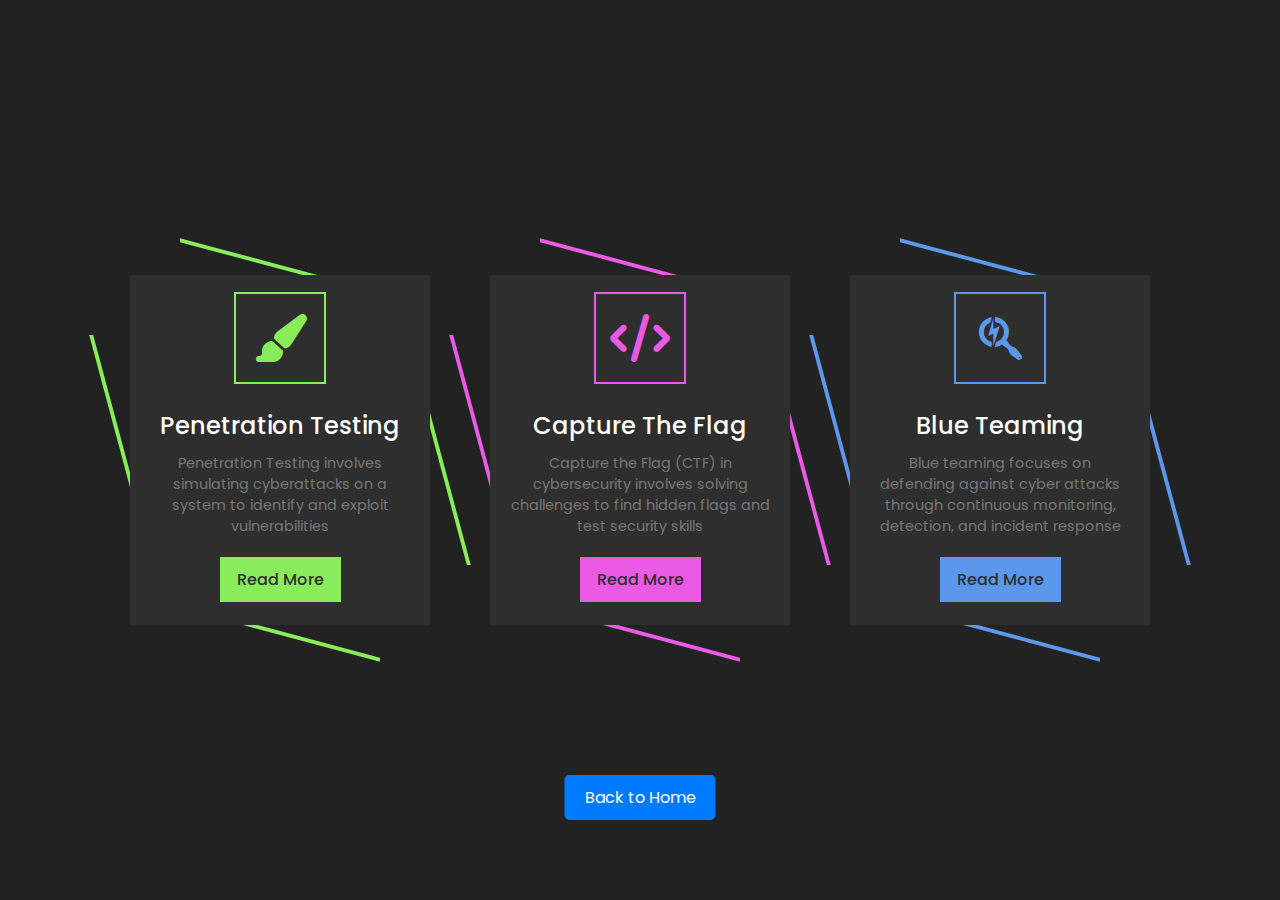
<file: menu.html>
<!DOCTYPE html>
<html lang="en">
<head>
    <meta charset="UTF-8">
    <meta name="viewport" content="width=device-width, initial-scale=1.0">
    <link rel="stylesheet" href="https://cdnjs.cloudflare.com/ajax/libs/font-awesome/6.4.2/css/all.min.css">
    <link rel="stylesheet" href="style_menu.css">
    <title>Menu</title>
</head>
<body>
    <section class="container">
        <section class="card__container">
            <div class="card__bx" style="--clr: #89ec5b">
                <div class="card__data">
                    <div class="card__icon">
                        <i class="fa-solid fa-paintbrush"></i>
                    </div>
                    <div class="card__content">
                        <h3>Penetration Testing</h3>
                        <p>Penetration Testing involves simulating cyberattacks on a system to identify and exploit vulnerabilities</p>
                        <a href="#">Read More</a>
                    </div>
                </div>
            </div>
            <div class="card__bx" style="--clr: #eb5ae5">
                <div class="card__data">
                    <div class="card__icon">
                        <i class="fa-solid fa-code"></i>
                    </div>
                    <div class="card__content">
                        <h3>Capture The Flag</h3>
                        <p>Capture the Flag (CTF) in cybersecurity involves solving challenges to find hidden flags and test security skills</p>
                        <a href="#">Read More</a>
                    </div>
                </div>
            </div>
            <div class="card__bx" style="--clr: #5b98eb">
                <div class="card__data">
                    <div class="card__icon">
                        <i class="fa-brands fa-searchengin"></i>
                    </div>
                    <div class="card__content">
                        <h3>Blue Teaming</h3>
                        <p>Blue teaming focuses on defending against cyber attacks through continuous monitoring, detection, and incident response</p>
                        <a href="#">Read More</a>
                    </div>
                </div>
            </div>
        </section>
    </section>

    <!-- Back to Home Button -->
    <a href="index.html" class="back-to-home-btn">Back to Home</a>
</body>
</html>
</file>
<file: style_menu.css>
/*==================== GOOGLE FONTS ====================*/
@import url("https://fonts.googleapis.com/css2?family=Poppins:wght@400;500;700&display=swap");

/*==================== VARIABLES CSS ====================*/
:root {
  /*========== Colors ==========*/
  --text-color: #000000;
  --bg-color: #222222;

  /*========== Font and typography ==========*/
  --body-font: "Poppins", sans-serif;
  --normal-font-size: 0.938rem;
}

@media screen and (min-width: 968px) {
  :root {
    --normal-font-size: 1rem;
  }
}

/*==================== BASE ====================*/
*,
*:after,
*:before {
  padding: 0;
  margin: 0;
  box-sizing: border-box;
}

body {
  font-size: var(--normal-font-size);
  background-color: var(--bg-color);
  color: var(--text-color);
  font-weight: 400;
  font-family: var(--body-font);
  transition: all 0.2s ease;
}

/*==================== REUSABLE CSS CLASSES ====================*/
.container {
  max-width: 1140px;
  width: 100%;
  margin: 0 auto;
  padding: 3rem 0;
  min-height: 100vh;
  display: grid;
  place-items: center;
}

/*==================== SERVICE CARD ====================*/
.card__container {
  display: flex;
  flex-wrap: wrap;
  gap: 60px;
  justify-content: center;
  width: 100%;
  max-width: 90%;
  margin: auto;
  padding: 60px 0;
}
.card__bx {
  --dark-color: #2e2e2e;
  --dark-alt-color: #777777;
  --white-color: #ffffff;
  --button-color: #333333;
  --transition: 0.5s ease-in-out;

  font-family: inherit;
  height: 350px;
  width: 300px;
  position: relative;
  display: flex;
  justify-content: center;
  align-items: center;
  background: var(--dark-color);
  transition: var(--transition);
}
.card__bx::before,
.card__bx::after {
  content: "";
  position: absolute;
  z-index: -1;
  transition: var(--transition);
}
.card__bx::before {
  inset: -10px 50px;
  border-top: 4px solid var(--clr);
  transform: skewY(15deg);
  border-bottom: 4px solid var(--clr);
}
.card__bx:hover::before {
  inset: -10px 40px;
  transform: skewY(0deg);
}
.card__bx::after {
  inset: 60px -10px;
  border-left: 4px solid var(--clr);
  transform: skew(15deg);
  border-right: 4px solid var(--clr);
}
.card__bx:hover::after {
  inset: 40px -10px;
  transform: skew(0deg);
}
.card__bx .card__data {
  position: relative;
  display: flex;
  justify-content: center;
  align-items: center;
  flex-direction: column;
  gap: 30px;
  text-align: center;
  padding: 0 20px;
  height: 100%;
  width: 100%;
  overflow: hidden;
}
.card__bx .card__data .card__icon {
  height: 80px;
  width: 80px;
  display: flex;
  justify-content: center;
  align-items: center;
  font-size: 3rem;
  color: var(--text-color);
  background-color: var(--dark-color);
  transition: var(--transition);
}
.card__bx .card__data .card__icon {
  color: var(--clr);
  box-shadow: 0 0 0 4px var(--dark-color), 0 0 0 6px var(--clr);
}
.card__bx:hover .card__data .card__icon {
  color: var(--dark-color);
  background-color: var(--clr);
  box-shadow: 0 0 0 4px var(--dark-color), 0 0 0 300px var(--clr);
}
.card__bx .card__data .card__content {
  display: flex;
  justify-content: center;
  align-items: center;
  flex-direction: column;
  gap: 10px;
}
.card__bx .card__data h3 {
  font-size: 1.5rem;
  font-weight: 500;
  color: var(--white-color);
  transition: var(--transition);
}
.card__bx:hover .card__data h3 {
  color: var(--dark-color);
  transition: var(--transition);
}
.card__bx .card__data p {
  font-size: 0.9rem;
  color: var(--dark-alt-color);
  transition: var(--transition);
}
.card__bx:hover .card__data p {
  color: var(--dark-color);
  transition: var(--transition);
}
.card__bx .card__data a {
  position: relative;
  display: inline-flex;
  padding: 8px 15px;
  text-decoration: none;
  font-weight: 500;
  margin-top: 10px;
  border: 2px solid var(--clr);
  color: var(--dark-color);
  background-color: var(--clr);
  transition: var(--transition);
}
.card__bx:hover .card__data a {
  color: var(--clr);
  background-color: var(--dark-color);
}
.card__bx:hover .card__data a:hover {
  border-color: var(--dark-color);
  color: var(--dark-color);
  background-color: var(--clr);
}
/* Back to Home Button styles */
.back-to-home-btn {
    position: absolute; /* Position absolute for positioning relative to container */
    bottom: 80px; /* Adjust as needed */
    left: 50%; /* Center horizontally */
    transform: translateX(-50%); /* Center horizontally */
    padding: 10px 20px;
    background-color: #007bff;
    color: #fff;
    text-decoration: none;
    border-radius: 5px;
    transition: background-color 0.3s ease;
}

.back-to-home-btn:hover {
    background-color: #0056b3;
}
</file>
